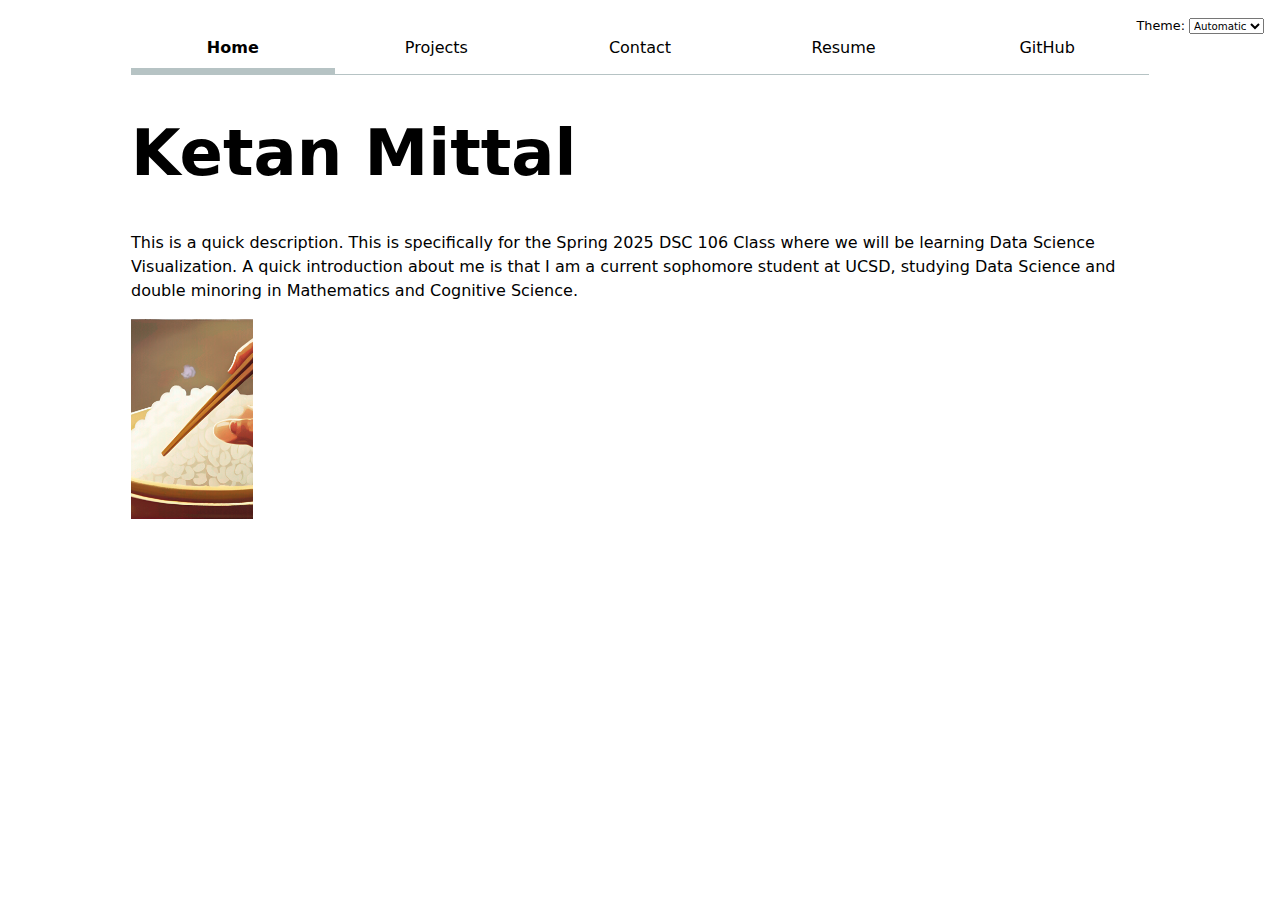
<file: index.html>
<!DOCTYPE html>
<html lang="en">
  <head>
    <meta charset="UTF-8" />
    <meta name="viewport" content="width=device-width, initial-scale=1.0" />
    <title>Ketan Mittal: Personal Site and Portfolio (DSC 106)</title>
    <link rel="stylesheet" href="styles.css" />
  </head>
  <body>
    <script type="module" src="global.js"></script>
    <h1>Ketan Mittal</h1>
    <p>
      This is a quick description. This is specifically for the Spring 2025 DSC
      106 Class where we will be learning Data Science Visualization. A quick
      introduction about me is that I am a current sophomore student at UCSD,
      studying Data Science and double minoring in Mathematics and Cognitive
      Science.
    </p>
    <img src="images/rice.jpg" alt="sticky rice" height="200px" />
  </body>
</html>
</file>
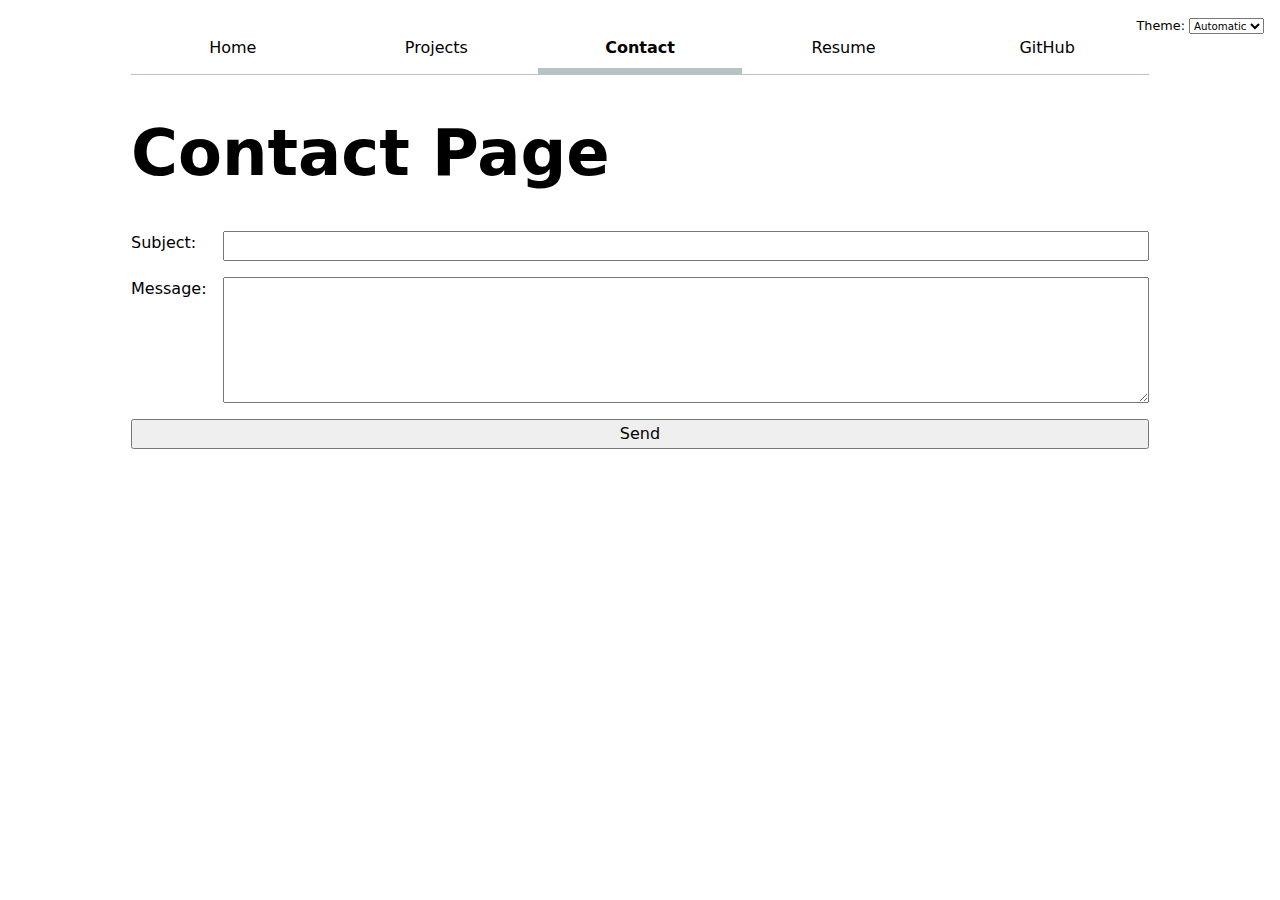
<file: contact/index.html>
<!DOCTYPE html>
<html lang="en">
  <head>
    <meta charset="UTF-8" />
    <meta name="viewport" content="width=device-width, initial-scale=1.0" />
    <title>Contact Page</title>
    <link rel="stylesheet" href="../styles.css" />
  </head>
  <body>
    <script type="module" src="../global.js"></script>
    <h1>Contact Page</h1>
    <form action="mailto:k1mittal@ucsd.edu" method="GET">
      <label>
        Subject:
        <input name="subject" required />
      </label>
      <label>
        Message:
        <textarea name="body" rows="5" cols="30" required></textarea>
      </label>
      <button>Send</button>
    </form>
  </body>
</html>
</file>
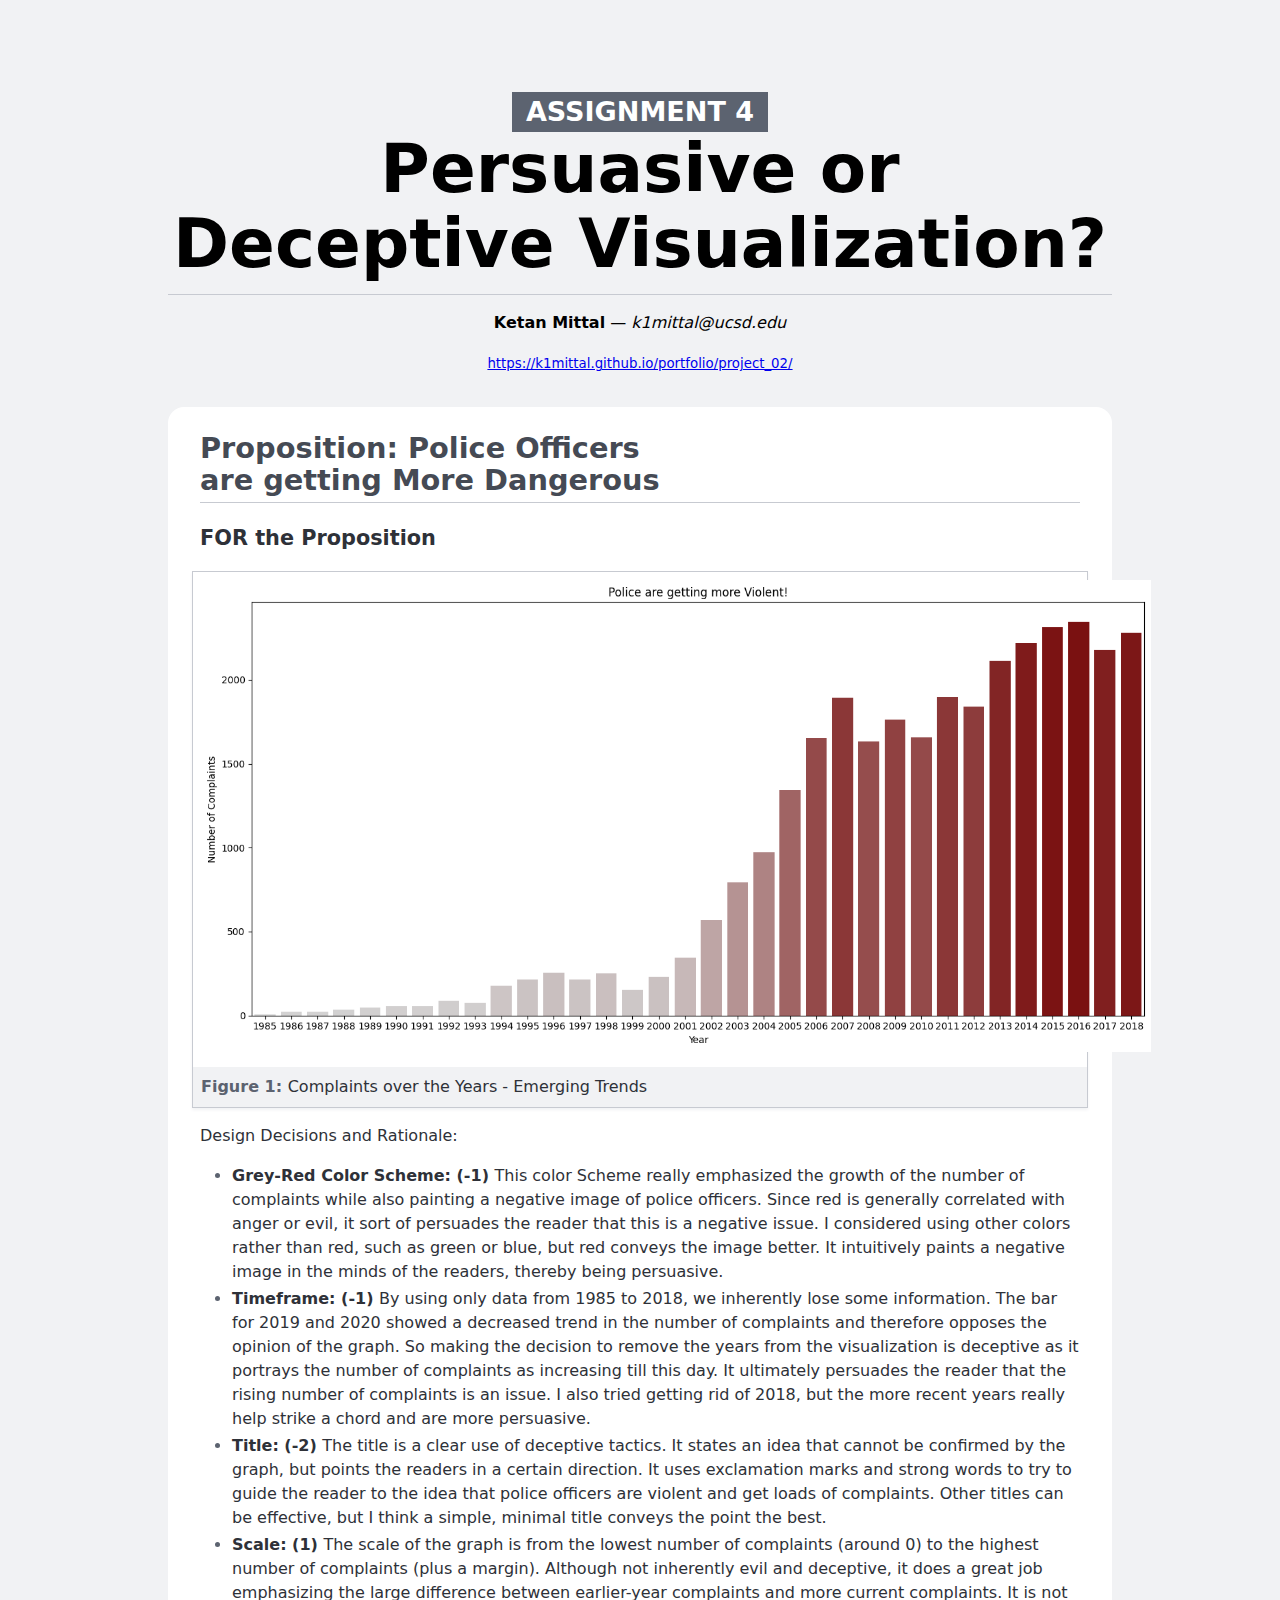
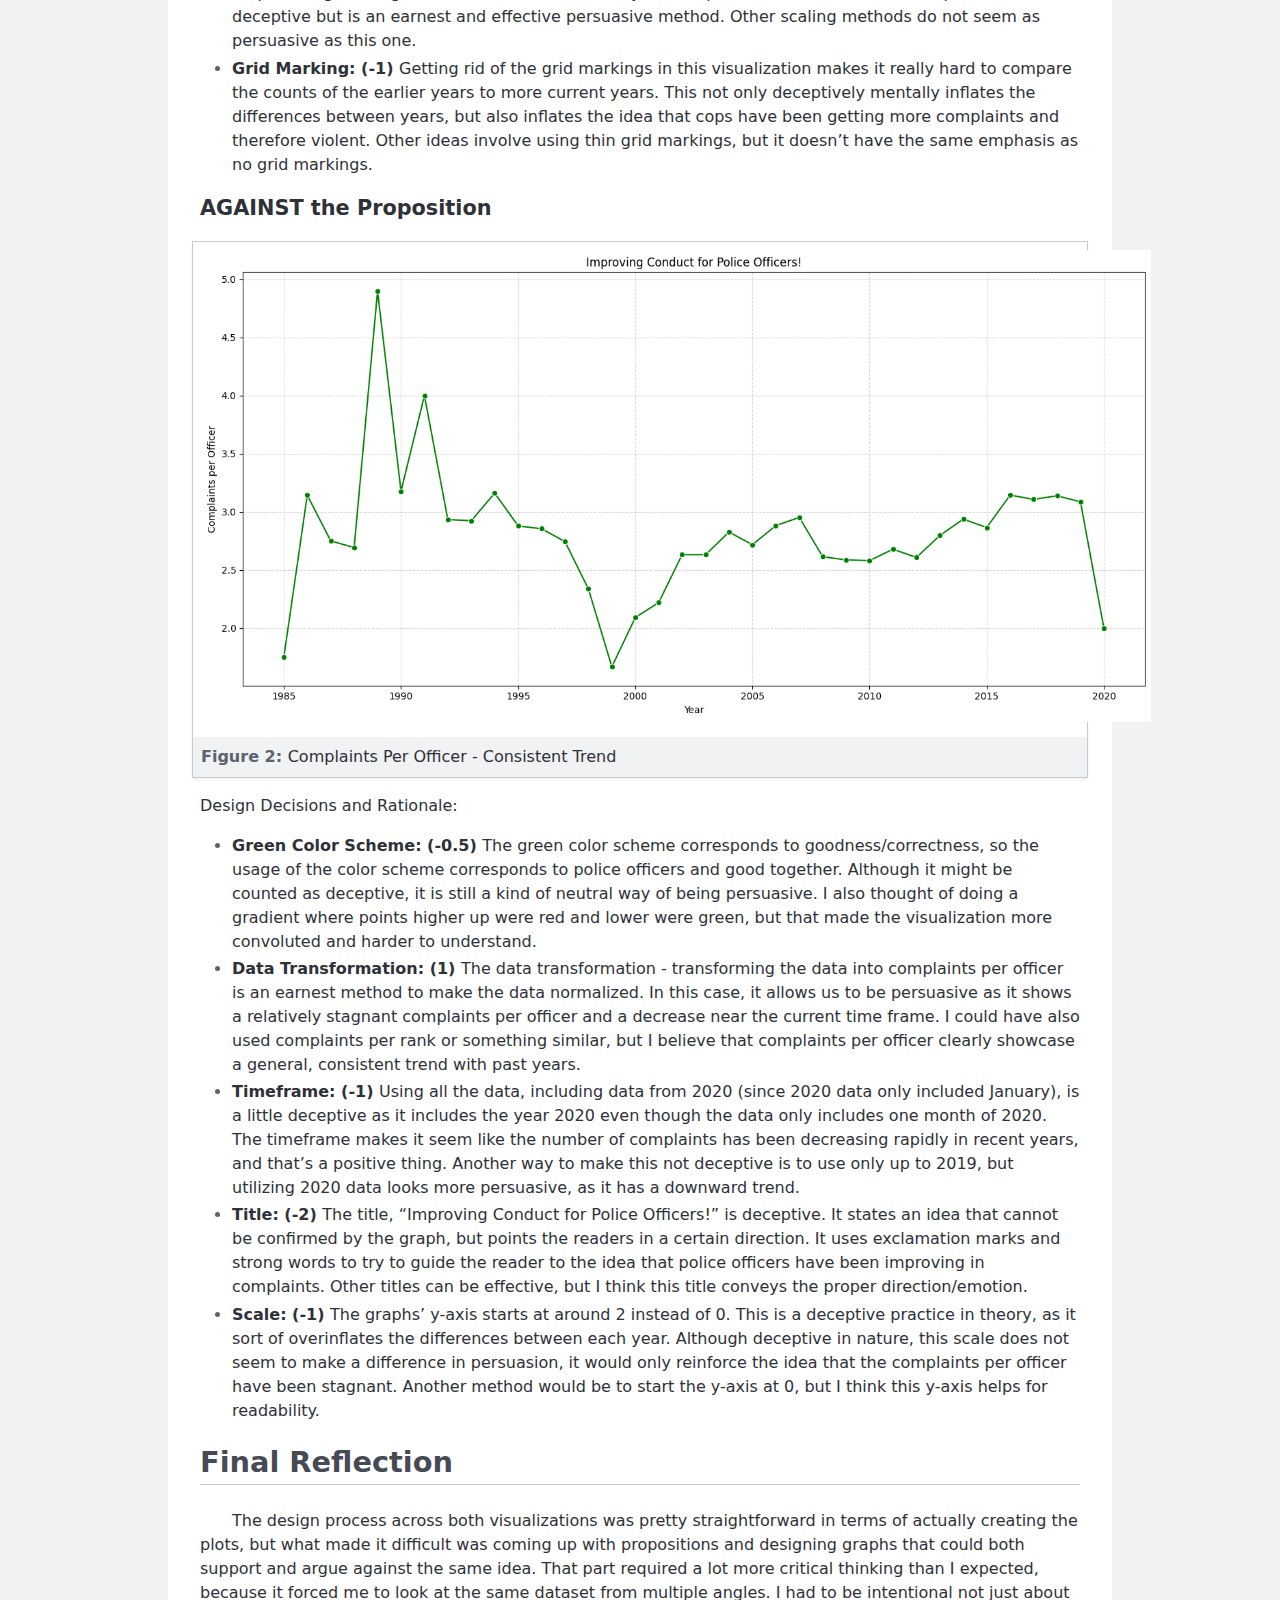
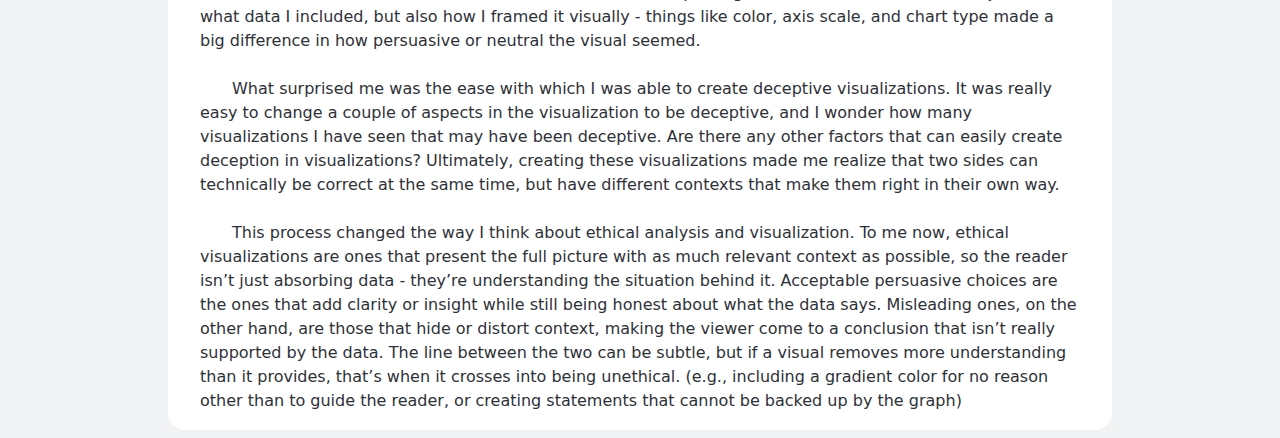
<file: project_02/index.html>
<!DOCTYPE html>
<html lang="en">
  <head>
    <!-- THE WEBPAGE CAN BE FOUND AT https://k1mittal.github.io/portfolio/project_02/-->
    <title>Project 2 Report</title>
    <style>
      :root {
        --color-neutral-95: hsl(220 10% 95%);
        --color-neutral-90: hsl(220 10% 90%);
        --color-neutral-80: hsl(220 10% 80%);
        --color-neutral-70: hsl(220 10% 70%);
        --color-neutral-60: hsl(220 10% 60%);
        --color-neutral-50: hsl(220 10% 50%);
        --color-neutral-40: hsl(220 10% 40%);
        --color-neutral-30: hsl(220 10% 30%);
        --color-neutral-20: hsl(220 10% 20%);
        --color-neutral-10: hsl(220 10% 10%);
      }

      html {
        font: 100%/1.5 system-ui;
        counter-reset: figure;
        background: var(--color-neutral-95);
        max-width: min(75vw, 80em);
        margin: 0 auto;
      }

      /* Headings */

      h1,
      h2,
      h3,
      h4,
      h5,
      h6 {
        line-height: 1.1;
        font-weight: 600;
        text-wrap: balance;
      }

      h1,
      h2 {
        border-bottom: 1px solid var(--color-neutral-80);
        padding-bottom: 0.2em;
      }

      h1 {
        margin-block: 1em 0.5rem;
        font-size: clamp(2.5em, 150% + 2vh + 2vw, 10vmin);
        font-weight: 800;

        small {
          display: block;
          width: fit-content;
          padding: 0.2em 0.5em;
          margin-inline: auto;
          color: white;
          background: var(--color-neutral-40);
          font-size: 40%;
          text-transform: uppercase;
          white-space: nowrap;
        }
      }

      h2 {
        font-size: 180%;
        color: var(--color-neutral-30);
      }

      h3 {
        font-size: 130%;
      }

      /* Lists */

      ul,
      ol {
        padding-inline-start: 2em;
      }

      li {
        &::marker {
          color: var(--color-neutral-40);
        }

        + li {
          margin-top: 0.2em;
        }
      }

      /* Sectioning elements */

      header {
        padding-block: 1em;
        text-align: center;
      }

      main {
        background: white;
        color: var(--color-neutral-20);
        border-radius: 1rem;
        padding: 0.1rem 2rem;
      }

      /* Figures */

      figure {
        margin: 1em 0;
        padding: 0.5rem;
        margin-inline: -0.5em;
        border: 1px solid var(--color-neutral-80);
        box-shadow: 0 0.1em 0.2em var(--color-neutral-95);
        text-align: center;
        background: white;

        > figcaption {
          font: 500 75% var(--font-sans);
          background: var(--color-neutral-95);
          padding: 0.5rem;
          margin: -0.5rem;
          margin-top: 0.5rem;
          counter-increment: figure;
          text-align: left;

          &::before {
            content: 'Figure ' counter(figure) ': ';
            font-weight: bold;
            color: var(--color-neutral-40);
          }

          a:not(:hover, :focus, :active) {
            color: inherit;
            text-decoration: underline;
            text-decoration-color: color-mix(
              in lab,
              currentColor,
              transparent 70%
            );
          }
        }
      }
    </style>
  </head>
  <!-- THE WEBPAGE CAN BE FOUND AT https://k1mittal.github.io/portfolio/project_02/-->
  <body>
    <header>
      <h1>
        <small>Assignment 4</small>
        Persuasive or Deceptive Visualization?
      </h1>

      <p><strong>Ketan Mittal</strong> — <em>k1mittal@ucsd.edu</em></p>
      <p><small><a href = "https://k1mittal.github.io/portfolio/project_02/">https://k1mittal.github.io/portfolio/project_02/</a></small></p>
    </header>

    <main>
      <h2>Proposition: Police Officers are getting More Dangerous</h2>

      <section>
        <h3>FOR the Proposition</h3>

        <figure>
          <img src="../images/For.png" alt="" width="950px"/>
          <figcaption>Complaints over the Years - Emerging Trends </figcaption>
        </figure>

        <p>Design Decisions and Rationale:</p>

        <ul>
          <li><b>Grey-Red Color Scheme: (-1) </b>This color Scheme really emphasized the growth of the number of complaints while also painting a negative image of police officers. Since red is generally correlated with anger or evil, it sort of persuades the reader that this is a negative issue. I considered using other colors rather than red, such as green or blue, but red conveys the image better. It intuitively paints a negative image in the minds of the readers, thereby being persuasive. 
          </li>
          <li><b>Timeframe: (-1) </b>By using only data from 1985 to 2018, we inherently lose some information. The bar for 2019 and 2020 showed a decreased trend in the number of complaints and therefore opposes the opinion of the graph. So making the decision to remove the years from the visualization is deceptive as it portrays the number of complaints as increasing till this day. It ultimately persuades the reader that the rising number of complaints is an issue. I also tried getting rid of 2018, but the more recent years really help strike a chord and are more persuasive. 
          </li>
          <li><b>Title: (-2) </b>The title is a clear use of deceptive tactics. It states an idea that cannot be confirmed by the graph, but points the readers in a certain direction. It uses exclamation marks and strong words to try to guide the reader to the idea that police officers are violent and get loads of complaints. Other titles can be effective, but I think a simple, minimal title conveys the point the best. 
          </li>
          <li><b>Scale: (1) </b>The scale of the graph is from the lowest number of complaints (around 0) to the highest number of complaints (plus a margin). Although not inherently evil and deceptive, it does a great job emphasizing the large difference between earlier-year complaints and more current complaints. It is not deceptive but is an earnest and effective persuasive method. Other scaling methods do not seem as persuasive as this one. 
          </li>
          <li><b>Grid Marking: (-1) </b>Getting rid of the grid markings in this visualization makes it really hard to compare the counts of the earlier years to more current years. This not only deceptively mentally inflates the differences between years, but also inflates the idea that cops have been getting more complaints and therefore violent. Other ideas involve using thin grid markings, but it doesn’t have the same emphasis as no grid markings. 
          </li>
        </ul>
      </section>

      <section>
        <h3>AGAINST the Proposition</h3>

        <figure>
          <img src="../images/Against.png" alt="" width="950px"/>
          <figcaption>Complaints Per Officer - Consistent Trend</figcaption>
        </figure>

        <p>Design Decisions and Rationale:</p>

        <ul>
          <li><b>Green Color Scheme: (-0.5) </b>The green color scheme corresponds to goodness/correctness, so the usage of the color scheme corresponds to police officers and good together. Although it might be counted as deceptive, it is still a kind of neutral way of being persuasive. I also thought of doing a gradient where points higher up were red and lower were green, but that made the visualization more convoluted and harder to understand.  
          </li>
          <li><b>Data Transformation: (1) </b>The data transformation - transforming the data into complaints per officer is an earnest method to make the data normalized. In this case, it allows us to be persuasive as it shows a relatively stagnant complaints per officer and a decrease near the current time frame. I could have also used complaints per rank or something similar, but I believe that complaints per officer clearly showcase a general, consistent trend with past years. </li>
          <li><b>Timeframe: (-1) </b>Using all the data, including data from 2020 (since 2020 data only included January), is a little deceptive as it includes the year 2020 even though the data only includes one month of 2020. The timeframe makes it seem like the number of complaints has been decreasing rapidly in recent years, and that’s a positive thing. Another way to make this not deceptive is to use only up to 2019, but utilizing 2020 data looks more persuasive, as it has a downward trend. </li>
          <li><b>Title: (-2) </b>The title, “Improving Conduct for Police Officers!” is deceptive. It states an idea that cannot be confirmed by the graph, but points the readers in a certain direction. It uses exclamation marks and strong words to try to guide the reader to the idea that police officers have been improving in complaints. Other titles can be effective, but I think this title conveys the proper direction/emotion. 
          </li>
          <li><b>Scale: (-1) </b>The graphs’ y-axis starts at around 2 instead of 0. This is a deceptive practice in theory, as it sort of overinflates the differences between each year. Although deceptive in nature, this scale does not seem to make a difference in persuasion, it would only reinforce the idea that the complaints per officer have been stagnant. Another method would be to start the y-axis at 0, but I think this y-axis helps for readability. 
          </li>
        </ul>
      </section>

      <section>
        <h2>Final Reflection</h2>

        <p>
          &emsp;&emsp;The design process across both visualizations was pretty straightforward in terms of actually creating the plots, but what made it difficult was coming up with propositions and designing graphs that could both support and argue against the same idea. That part required a lot more critical thinking than I expected, because it forced me to look at the same dataset from multiple angles. I had to be intentional not just about what data I included, but also how I framed it visually - things like color, axis scale, and chart type made a big difference in how persuasive or neutral the visual seemed.
          <br>
          <br>
          &emsp;&emsp;What surprised me was the ease with which I was able to create deceptive visualizations. It was really easy to change a couple of aspects in the visualization to be deceptive, and I wonder how many visualizations I have seen that may have been deceptive. Are there any other factors that can easily create deception in visualizations? Ultimately, creating these visualizations made me realize that two sides can technically be correct at the same time, but have different contexts that make them right in their own way. 
          <br>
          <br>
          &emsp;&emsp;This process changed the way I think about ethical analysis and visualization. To me now, ethical visualizations are ones that present the full picture with as much relevant context as possible, so the reader isn’t just absorbing data - they’re understanding the situation behind it. Acceptable persuasive choices are the ones that add clarity or insight while still being honest about what the data says. Misleading ones, on the other hand, are those that hide or distort context, making the viewer come to a conclusion that isn’t really supported by the data. The line between the two can be subtle, but if a visual removes more understanding than it provides, that’s when it crosses into being unethical. (e.g., including a gradient color for no reason other than to guide the reader, or creating statements that cannot be backed up by the graph)
          </p>
      </section>
    </main>
    <!-- THE WEBPAGE CAN BE FOUND AT https://k1mittal.github.io/portfolio/project_02/-->
  </body>
</html>
</file>
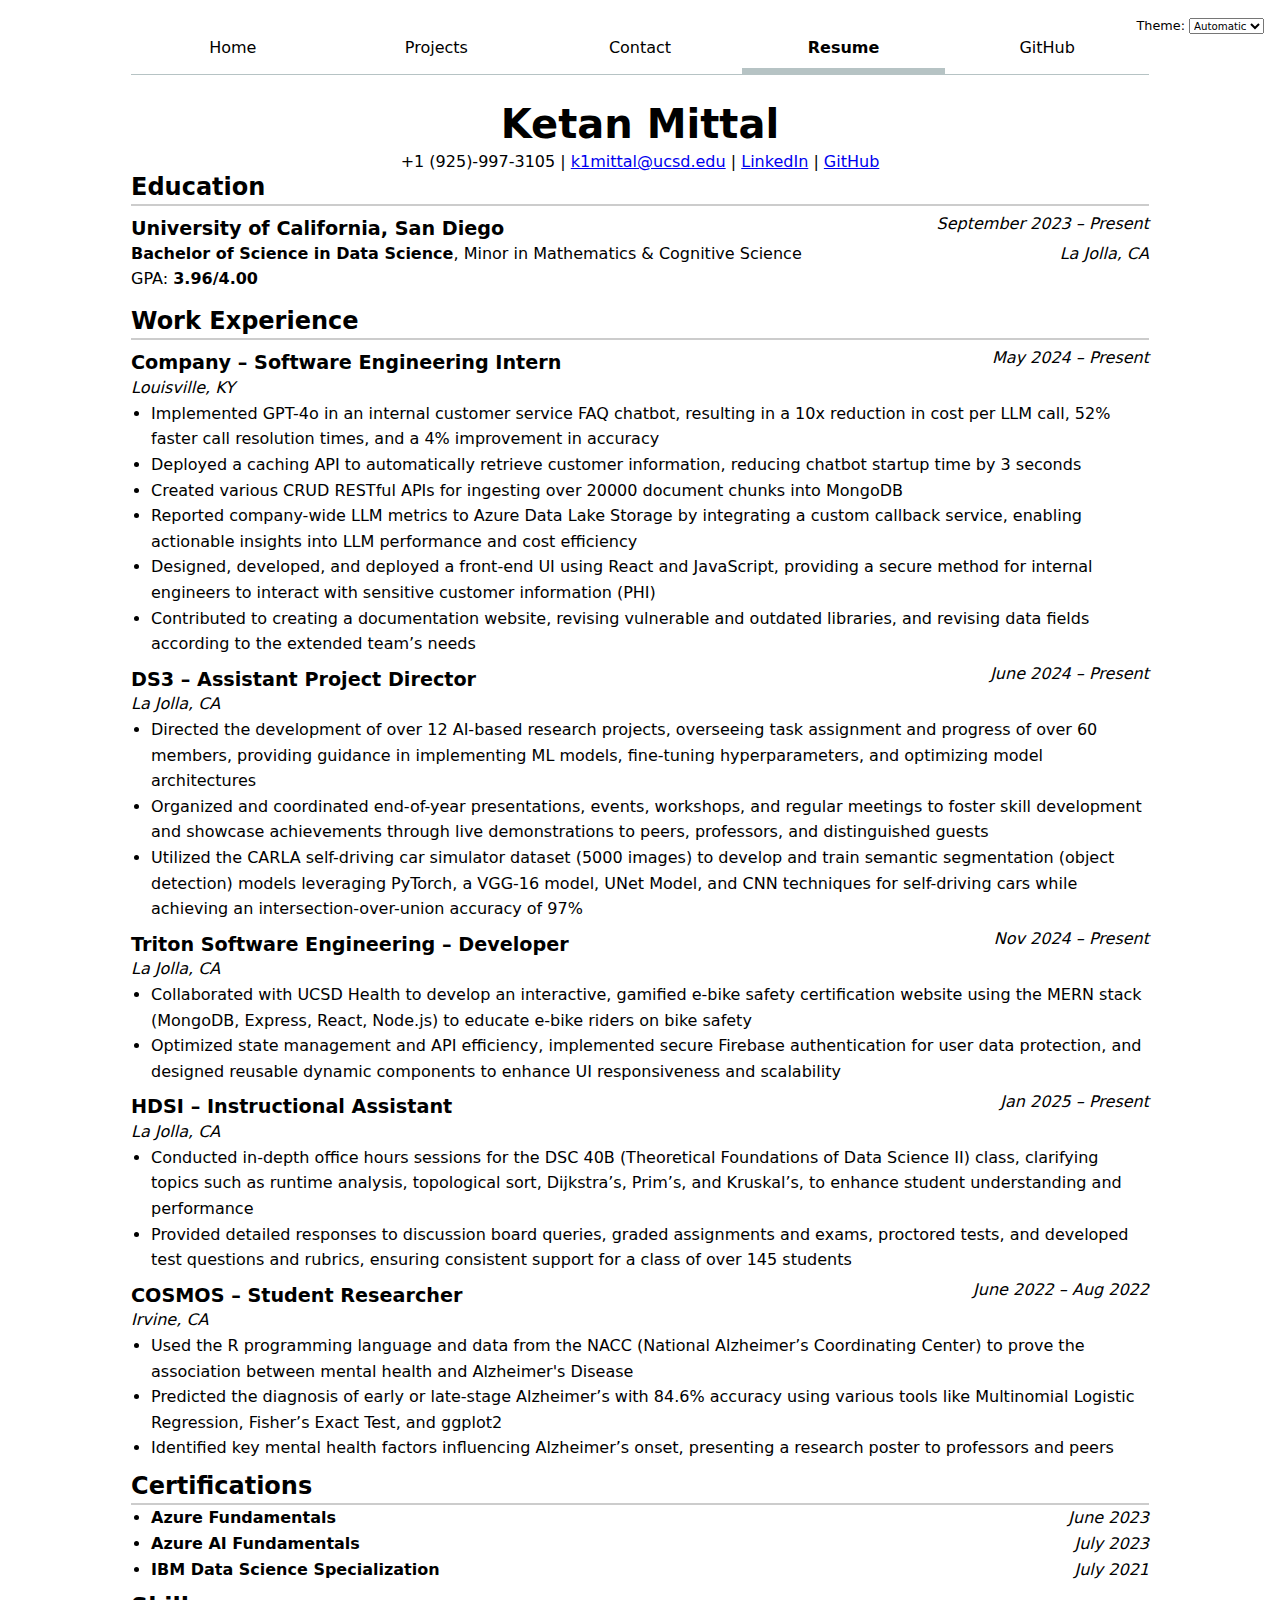
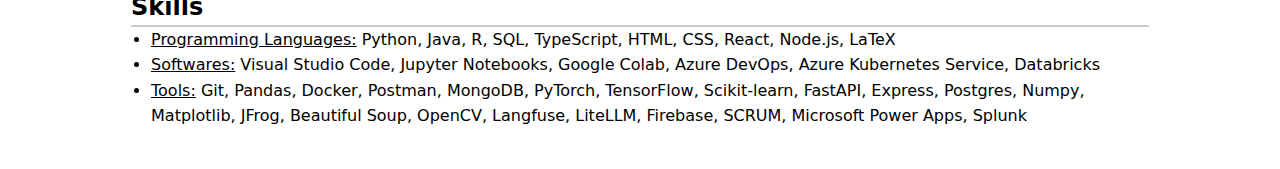
<file: resume/index.html>
<!DOCTYPE html>
<html lang="en">
  <head>
    <meta charset="UTF-8" />
    <meta name="viewport" content="width=device-width, initial-scale=1.0" />
    <title>Resume Page</title>
    <link rel="stylesheet" href="../styles.css" />
  </head>
  <body>
    <script type="module" src="../global.js"></script>
    <div class="resume-container">
      <header class="resume-header">
        <h1 class="resume-name">Ketan Mittal</h1>
        <p class="resume-contact">
          +1 (925)-997-3105 |
          <a href="mailto:k1mittal@ucsd.edu">k1mittal@ucsd.edu</a> |
          <a href="https://www.linkedin.com">LinkedIn</a> |
          <a href="https://github.com/k1mittal">GitHub</a>
        </p>
      </header>

      <main class="resume-main">
        <section class="resume-section">
          <h2 class="resume-section-title">Education</h2>
          <article class="resume-entry">
            <div class="resume-entry-div">
              <h3 class="resume-entry-title">
                University of California, San Diego
              </h3>
              <em>September 2023 – Present</em>
            </div>
            <p class="resume-entry-info">
              <div class="resume-entry-div">
                <div>
                  <strong>Bachelor of Science in Data Science</strong>, Minor in
                  Mathematics & Cognitive Science
                </div>
                <em>La Jolla, CA</em>
              </div>
              <div>GPA: <b>3.96/4.00</b></div>
            </p>
          </article>
        </section>

        <section class="resume-section">
          <h2 class="resume-section-title">Work Experience</h2>

          <article class="resume-entry">
            <div class="resume-entry-div">
              <h3 class="resume-entry-title">Company – Software Engineering Intern</h3>
              <em> May 2024 – Present</em>
            </div>
            <p class="resume-entry-dates">
              <em>Louisville, KY</em>
            </p>
            <ul class="resume-bullets">
              <li>
                Implemented GPT-4o in an internal customer service FAQ chatbot, resulting in a 10x reduction in cost per LLM call, 52% faster call resolution times, and a 4% improvement in accuracy
              </li>
              <li>Deployed a caching API to automatically retrieve customer information, reducing chatbot startup time by 3 seconds
              </li>
              <li>
                Created various CRUD RESTful APIs for ingesting over 20000 document chunks into MongoDB
              </li>
              <li>
                Reported company-wide LLM metrics to Azure Data Lake Storage by integrating a custom callback service, enabling actionable insights into LLM performance and cost efficiency
              </li>
              <li>Designed, developed, and deployed a front-end UI using React and JavaScript, providing a secure method for internal engineers to interact with sensitive customer information (PHI)
              </li>
              <li>
                Contributed to creating a documentation website, revising vulnerable and outdated libraries, and revising data fields according to the extended team’s needs
              </li>
            </ul>
          </article>

          <article class="resume-entry">
            <div class="resume-entry-div">
              <h3 class="resume-entry-title">DS3 – Assistant Project Director</h3>
              <em> June 2024 – Present</em>
            </div>
            <p class="resume-entry-dates">
              <em>La Jolla, CA </em>
            </p>
            <ul class="resume-bullets">
              <li>
                Directed the development of over 12 AI-based research projects, overseeing task assignment and progress of over 60 members, providing guidance in implementing ML models, fine-tuning hyperparameters, and optimizing model architectures
              </li>
              <li>
                Organized and coordinated end-of-year presentations, events, workshops, and regular meetings to foster skill development and showcase achievements through live demonstrations to peers, professors, and distinguished guests 
              </li>
              <li>
                Utilized the CARLA self-driving car simulator dataset (5000 images) to develop and train semantic segmentation (object detection) models leveraging PyTorch, a VGG-16 model, UNet Model, and CNN techniques for self-driving cars while achieving an intersection-over-union accuracy of 97%
              </li>
            </ul>
          </article>

          <article class="resume-entry">
            <div class="resume-entry-div">
              <h3 class="resume-entry-title">Triton Software Engineering – Developer</h3>
              <em> Nov 2024 – Present</em>
            </div>
            <p class="resume-entry-dates">
              <em>La Jolla, CA </em>
            </p>
            <ul class="resume-bullets">
              <li>Collaborated with UCSD Health to develop an interactive, gamified e-bike safety certification website using the MERN stack (MongoDB, Express, React, Node.js) to educate e-bike riders on bike safety
              </li>
              <li>Optimized state management and API efficiency, implemented secure Firebase authentication for user data protection, and designed reusable dynamic components to enhance UI responsiveness and scalability
              </li>
            </ul>
          </article>

          <article class="resume-entry">
            <div class="resume-entry-div">
              <h3 class="resume-entry-title">HDSI – Instructional Assistant</h3>
              <em>Jan 2025 – Present</em>
            </div>
            <p class="resume-entry-dates">
              <em>La Jolla, CA</em>
            </p>
            <ul class="resume-bullets">
              <li>
                Conducted in-depth office hours sessions for the DSC 40B (Theoretical Foundations of Data Science II) class, clarifying topics such as runtime analysis, topological sort, Dijkstra’s, Prim’s, and Kruskal’s, to enhance student understanding and performance
              </li>
              <li>Provided detailed responses to discussion board queries, graded assignments and exams, proctored tests, and developed test questions and rubrics, ensuring consistent support for a class of over 145 students</li>
            </ul>
          </article>

          <article class="resume-entry">
            <div class="resume-entry-div">
              <h3 class="resume-entry-title">COSMOS – Student Researcher</h3>
              <em>June 2022 – Aug 2022</em>
            </div>
            <p class="resume-entry-dates">
              <em>Irvine, CA</em>
            </p>
            <ul class="resume-bullets">
              <li>
                Used the R programming language and data from the NACC (National Alzheimer’s Coordinating Center) to prove the association between mental health and Alzheimer's Disease
              </li>
              <li>
                Predicted the diagnosis of early or late-stage Alzheimer’s with 84.6% accuracy using various tools like Multinomial Logistic Regression, Fisher’s Exact Test, and ggplot2
              </li>
              <li>
                Identified key mental health factors influencing Alzheimer’s onset, presenting a research poster to professors and peers
              </li>
            </ul>
          </article>
        </section>

        <section class="resume-section">
          <h2 class="resume-section-title">Certifications</h2>
          <ul class="resume-bullets">
            <div class="resume-entry-div">
              <li><b>Azure Fundamentals</b></li>
              <em> June 2023</em>
            </div>
            <div class="resume-entry-div">
              <li><b>Azure AI Fundamentals</b></li>
              <em> July 2023</em>
            </div>
            <div class="resume-entry-div">
              <li><b>IBM Data Science Specialization</b></li>
              <em> July 2021</em>
            </div>
          </ul>
        </section>

        <section class="resume-section">
          <h2 class="resume-section-title">Skills</h2>
          <ul class="resume-bullets">
            <li>
              <u>Programming Languages:</u> Python, Java, R, SQL, TypeScript,
              HTML, CSS, React, Node.js, LaTeX
            </li>
            <li>
              <u>Softwares:</u> Visual Studio Code, Jupyter Notebooks, Google Colab, Azure DevOps, Azure Kubernetes Service, Databricks
            </li>
            <li>
              <u>Tools:</u>  Git, Pandas, Docker, Postman, MongoDB, PyTorch, TensorFlow, Scikit-learn, FastAPI, Express, Postgres, Numpy, Matplotlib, JFrog, Beautiful Soup, OpenCV, Langfuse, LiteLLM, Firebase, SCRUM, Microsoft Power Apps, Splunk
            </li>
          </ul>
        </section>
      </main>
    </div>
  </body>
</html>
</file>
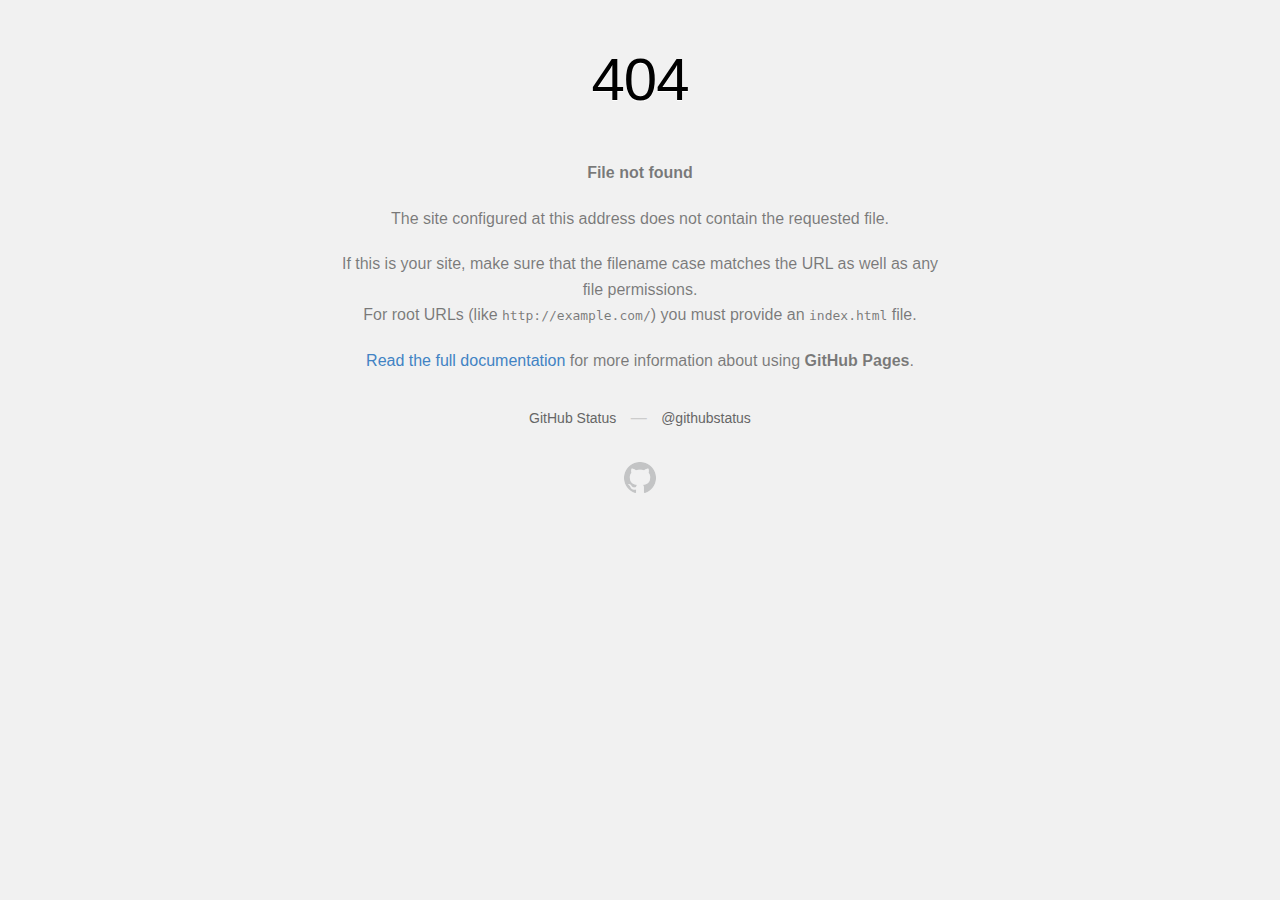
<file: project_02/project2_report.html>
<!DOCTYPE html>
<html>
  <head>
    <meta http-equiv="Content-type" content="text/html; charset=utf-8">
    <meta http-equiv="Content-Security-Policy" content="default-src 'none'; style-src 'unsafe-inline'; img-src data:; connect-src 'self'">
    <title>Page not found &middot; GitHub Pages</title>
    <style type="text/css" media="screen">
      body {
        background-color: #f1f1f1;
        margin: 0;
        font-family: "Helvetica Neue", Helvetica, Arial, sans-serif;
      }

      .container { margin: 50px auto 40px auto; width: 600px; text-align: center; }

      a { color: #4183c4; text-decoration: none; }
      a:hover { text-decoration: underline; }

      h1 { width: 800px; position:relative; left: -100px; letter-spacing: -1px; line-height: 60px; font-size: 60px; font-weight: 100; margin: 0px 0 50px 0; text-shadow: 0 1px 0 #fff; }
      p { color: rgba(0, 0, 0, 0.5); margin: 20px 0; line-height: 1.6; }

      ul { list-style: none; margin: 25px 0; padding: 0; }
      li { display: table-cell; font-weight: bold; width: 1%; }

      .logo { display: inline-block; margin-top: 35px; }
      .logo-img-2x { display: none; }
      @media
      only screen and (-webkit-min-device-pixel-ratio: 2),
      only screen and (   min--moz-device-pixel-ratio: 2),
      only screen and (     -o-min-device-pixel-ratio: 2/1),
      only screen and (        min-device-pixel-ratio: 2),
      only screen and (                min-resolution: 192dpi),
      only screen and (                min-resolution: 2dppx) {
        .logo-img-1x { display: none; }
        .logo-img-2x { display: inline-block; }
      }

      #suggestions {
        margin-top: 35px;
        color: #ccc;
      }
      #suggestions a {
        color: #666666;
        font-weight: 200;
        font-size: 14px;
        margin: 0 10px;
      }

    </style>
  </head>
  <body>

    <div class="container">

      <h1>404</h1>
      <p><strong>File not found</strong></p>

      <p>
        The site configured at this address does not
        contain the requested file.
      </p>

      <p>
        If this is your site, make sure that the filename case matches the URL
        as well as any file permissions.<br>
        For root URLs (like <code>http://example.com/</code>) you must provide an
        <code>index.html</code> file.
      </p>

      <p>
        <a href="https://help.github.com/pages/">Read the full documentation</a>
        for more information about using <strong>GitHub Pages</strong>.
      </p>

      <div id="suggestions">
        <a href="https://githubstatus.com">GitHub Status</a> &mdash;
        <a href="https://twitter.com/githubstatus">@githubstatus</a>
      </div>

      <a href="/" class="logo logo-img-1x">
        <img width="32" height="32" title="" alt="" src="[data-uri]">
      </a>

      <a href="/" class="logo logo-img-2x">
        <img width="32" height="32" title="" alt="" src="[data-uri]">
      </a>
    </div>
  </body>
</html>
</file>
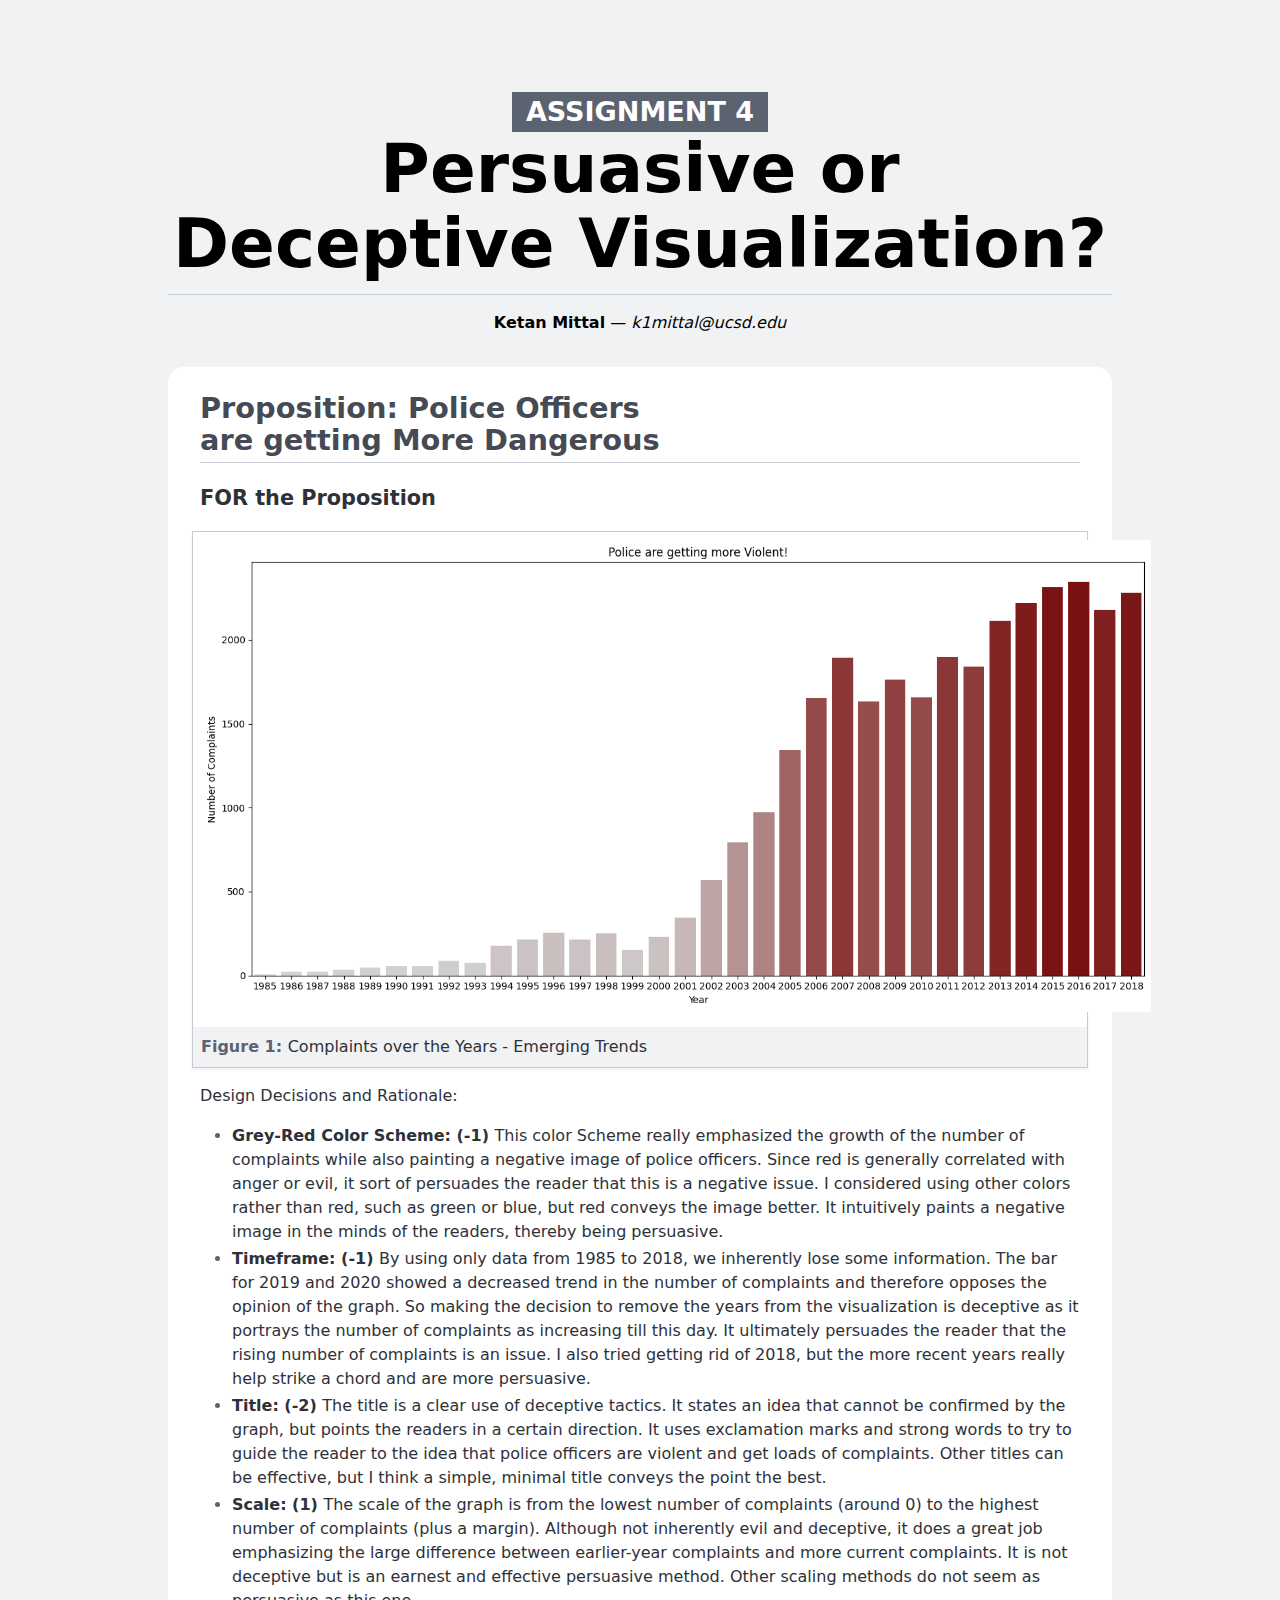
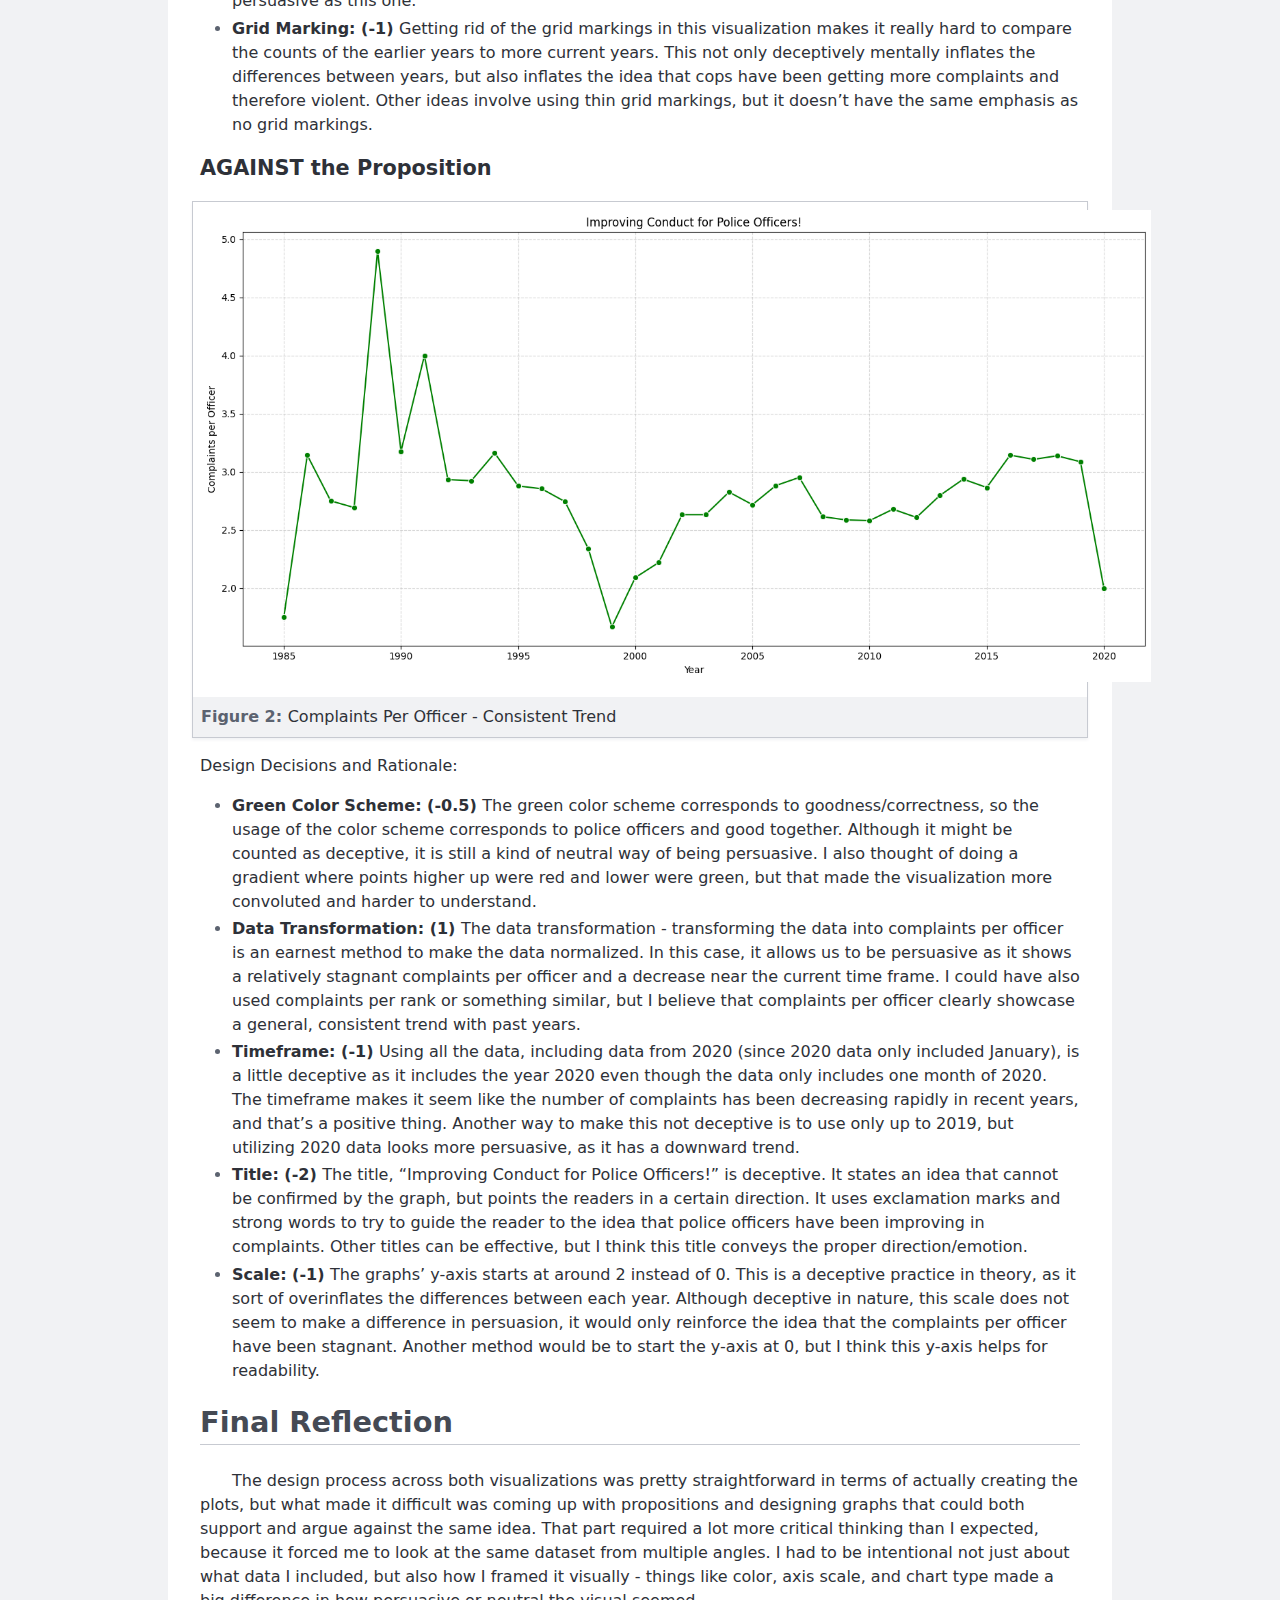
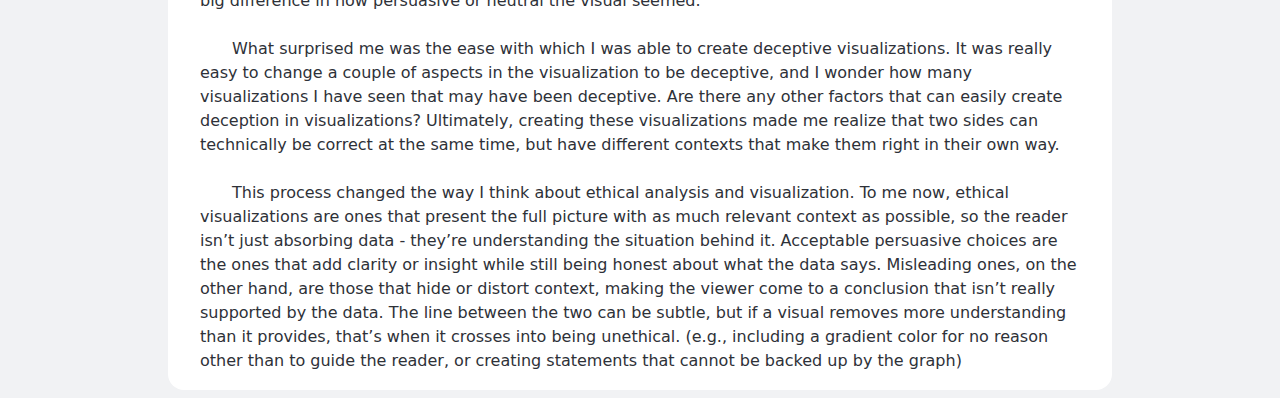
<file: project_02/project_02_report.html>
<!DOCTYPE html>
<html lang="en">
  <head>
    <!-- THE WEBPAGE CAN BE FOUND AT  -->
    <title>Project 2 Report</title>
    <style>
      :root {
        --color-neutral-95: hsl(220 10% 95%);
        --color-neutral-90: hsl(220 10% 90%);
        --color-neutral-80: hsl(220 10% 80%);
        --color-neutral-70: hsl(220 10% 70%);
        --color-neutral-60: hsl(220 10% 60%);
        --color-neutral-50: hsl(220 10% 50%);
        --color-neutral-40: hsl(220 10% 40%);
        --color-neutral-30: hsl(220 10% 30%);
        --color-neutral-20: hsl(220 10% 20%);
        --color-neutral-10: hsl(220 10% 10%);
      }

      html {
        font: 100%/1.5 system-ui;
        counter-reset: figure;
        background: var(--color-neutral-95);
        max-width: min(75vw, 80em);
        margin: 0 auto;
      }

      /* Headings */

      h1,
      h2,
      h3,
      h4,
      h5,
      h6 {
        line-height: 1.1;
        font-weight: 600;
        text-wrap: balance;
      }

      h1,
      h2 {
        border-bottom: 1px solid var(--color-neutral-80);
        padding-bottom: 0.2em;
      }

      h1 {
        margin-block: 1em 0.5rem;
        font-size: clamp(2.5em, 150% + 2vh + 2vw, 10vmin);
        font-weight: 800;

        small {
          display: block;
          width: fit-content;
          padding: 0.2em 0.5em;
          margin-inline: auto;
          color: white;
          background: var(--color-neutral-40);
          font-size: 40%;
          text-transform: uppercase;
          white-space: nowrap;
        }
      }

      h2 {
        font-size: 180%;
        color: var(--color-neutral-30);
      }

      h3 {
        font-size: 130%;
      }

      /* Lists */

      ul,
      ol {
        padding-inline-start: 2em;
      }

      li {
        &::marker {
          color: var(--color-neutral-40);
        }

        + li {
          margin-top: 0.2em;
        }
      }

      /* Sectioning elements */

      header {
        padding-block: 1em;
        text-align: center;
      }

      main {
        background: white;
        color: var(--color-neutral-20);
        border-radius: 1rem;
        padding: 0.1rem 2rem;
      }

      /* Figures */

      figure {
        margin: 1em 0;
        padding: 0.5rem;
        margin-inline: -0.5em;
        border: 1px solid var(--color-neutral-80);
        box-shadow: 0 0.1em 0.2em var(--color-neutral-95);
        text-align: center;
        background: white;

        > figcaption {
          font: 500 75% var(--font-sans);
          background: var(--color-neutral-95);
          padding: 0.5rem;
          margin: -0.5rem;
          margin-top: 0.5rem;
          counter-increment: figure;
          text-align: left;

          &::before {
            content: 'Figure ' counter(figure) ': ';
            font-weight: bold;
            color: var(--color-neutral-40);
          }

          a:not(:hover, :focus, :active) {
            color: inherit;
            text-decoration: underline;
            text-decoration-color: color-mix(
              in lab,
              currentColor,
              transparent 70%
            );
          }
        }
      }
    </style>
  </head>

  <body>
    <header>
      <h1>
        <small>Assignment 4</small>
        Persuasive or Deceptive Visualization?
      </h1>

      <p><strong>Ketan Mittal</strong> — <em>k1mittal@ucsd.edu</em></p>
    </header>

    <main>
      <h2>Proposition: Police Officers are getting More Dangerous</h2>

      <section>
        <h3>FOR the Proposition</h3>

        <figure>
          <img src="../images/For.png" alt="" width="950px"/>
          <figcaption>Complaints over the Years - Emerging Trends </figcaption>
        </figure>

        <p>Design Decisions and Rationale:</p>

        <ul>
          <li><b>Grey-Red Color Scheme: (-1) </b>This color Scheme really emphasized the growth of the number of complaints while also painting a negative image of police officers. Since red is generally correlated with anger or evil, it sort of persuades the reader that this is a negative issue. I considered using other colors rather than red, such as green or blue, but red conveys the image better. It intuitively paints a negative image in the minds of the readers, thereby being persuasive. 
          </li>
          <li><b>Timeframe: (-1) </b>By using only data from 1985 to 2018, we inherently lose some information. The bar for 2019 and 2020 showed a decreased trend in the number of complaints and therefore opposes the opinion of the graph. So making the decision to remove the years from the visualization is deceptive as it portrays the number of complaints as increasing till this day. It ultimately persuades the reader that the rising number of complaints is an issue. I also tried getting rid of 2018, but the more recent years really help strike a chord and are more persuasive. 
          </li>
          <li><b>Title: (-2) </b>The title is a clear use of deceptive tactics. It states an idea that cannot be confirmed by the graph, but points the readers in a certain direction. It uses exclamation marks and strong words to try to guide the reader to the idea that police officers are violent and get loads of complaints. Other titles can be effective, but I think a simple, minimal title conveys the point the best. 
          </li>
          <li><b>Scale: (1) </b>The scale of the graph is from the lowest number of complaints (around 0) to the highest number of complaints (plus a margin). Although not inherently evil and deceptive, it does a great job emphasizing the large difference between earlier-year complaints and more current complaints. It is not deceptive but is an earnest and effective persuasive method. Other scaling methods do not seem as persuasive as this one. 
          </li>
          <li><b>Grid Marking: (-1) </b>Getting rid of the grid markings in this visualization makes it really hard to compare the counts of the earlier years to more current years. This not only deceptively mentally inflates the differences between years, but also inflates the idea that cops have been getting more complaints and therefore violent. Other ideas involve using thin grid markings, but it doesn’t have the same emphasis as no grid markings. 
          </li>
        </ul>
      </section>

      <section>
        <h3>AGAINST the Proposition</h3>

        <figure>
          <img src="../images/Against.png" alt="" width="950px"/>
          <figcaption>Complaints Per Officer - Consistent Trend</figcaption>
        </figure>

        <p>Design Decisions and Rationale:</p>

        <ul>
          <li><b>Green Color Scheme: (-0.5) </b>The green color scheme corresponds to goodness/correctness, so the usage of the color scheme corresponds to police officers and good together. Although it might be counted as deceptive, it is still a kind of neutral way of being persuasive. I also thought of doing a gradient where points higher up were red and lower were green, but that made the visualization more convoluted and harder to understand.  
          </li>
          <li><b>Data Transformation: (1) </b>The data transformation - transforming the data into complaints per officer is an earnest method to make the data normalized. In this case, it allows us to be persuasive as it shows a relatively stagnant complaints per officer and a decrease near the current time frame. I could have also used complaints per rank or something similar, but I believe that complaints per officer clearly showcase a general, consistent trend with past years. </li>
          <li><b>Timeframe: (-1) </b>Using all the data, including data from 2020 (since 2020 data only included January), is a little deceptive as it includes the year 2020 even though the data only includes one month of 2020. The timeframe makes it seem like the number of complaints has been decreasing rapidly in recent years, and that’s a positive thing. Another way to make this not deceptive is to use only up to 2019, but utilizing 2020 data looks more persuasive, as it has a downward trend. </li>
          <li><b>Title: (-2) </b>The title, “Improving Conduct for Police Officers!” is deceptive. It states an idea that cannot be confirmed by the graph, but points the readers in a certain direction. It uses exclamation marks and strong words to try to guide the reader to the idea that police officers have been improving in complaints. Other titles can be effective, but I think this title conveys the proper direction/emotion. 
          </li>
          <li><b>Scale: (-1) </b>The graphs’ y-axis starts at around 2 instead of 0. This is a deceptive practice in theory, as it sort of overinflates the differences between each year. Although deceptive in nature, this scale does not seem to make a difference in persuasion, it would only reinforce the idea that the complaints per officer have been stagnant. Another method would be to start the y-axis at 0, but I think this y-axis helps for readability. 
          </li>
        </ul>
      </section>

      <section>
        <h2>Final Reflection</h2>

        <p>
          &emsp;&emsp;The design process across both visualizations was pretty straightforward in terms of actually creating the plots, but what made it difficult was coming up with propositions and designing graphs that could both support and argue against the same idea. That part required a lot more critical thinking than I expected, because it forced me to look at the same dataset from multiple angles. I had to be intentional not just about what data I included, but also how I framed it visually - things like color, axis scale, and chart type made a big difference in how persuasive or neutral the visual seemed.
          <br>
          <br>
          &emsp;&emsp;What surprised me was the ease with which I was able to create deceptive visualizations. It was really easy to change a couple of aspects in the visualization to be deceptive, and I wonder how many visualizations I have seen that may have been deceptive. Are there any other factors that can easily create deception in visualizations? Ultimately, creating these visualizations made me realize that two sides can technically be correct at the same time, but have different contexts that make them right in their own way. 
          <br>
          <br>
          &emsp;&emsp;This process changed the way I think about ethical analysis and visualization. To me now, ethical visualizations are ones that present the full picture with as much relevant context as possible, so the reader isn’t just absorbing data - they’re understanding the situation behind it. Acceptable persuasive choices are the ones that add clarity or insight while still being honest about what the data says. Misleading ones, on the other hand, are those that hide or distort context, making the viewer come to a conclusion that isn’t really supported by the data. The line between the two can be subtle, but if a visual removes more understanding than it provides, that’s when it crosses into being unethical. (e.g., including a gradient color for no reason other than to guide the reader, or creating statements that cannot be backed up by the graph)
          </p>
      </section>
    </main>
  </body>
</html>
</file>
<file: styles.css>
html {
  --color-accent: oklch(70% 0.19 190);
  accent-color: var(--color-accent);
  color-scheme: light dark;
}

body {
  /* Set line height to 1.5 times the font size
         and use the OS’s UI font as the website font
       */
  font: 100%/1.5 system-ui;
  max-width: 100ch;
  margin-inline: auto;
  padding: 20px;
}

nav {
  --border-color: oklch(50% 10% 200 / 40%);
  display: flex;
  margin-bottom: 20px;
  border-bottom-width: 1px;
  border-bottom-style: solid;
  border-bottom-color: var(--border-color);
}

nav a {
  flex: 1;
  text-decoration: none;
  color: inherit;
  text-align: center;
  padding: 0.5em;
}

nav a:hover {
  border-bottom-width: 0.4em;
  border-bottom-style: solid;
  border-bottom-color: var(--color-accent);
  background-color: color-mix(in oklch, var(--color-accent), canvas 85%);
}

input {
  font: inherit;
}

textarea {
  font: inherit;
}

label {
  display: grid;
  grid-template-columns: subgrid;
  grid-column: 1 / -1;
}

button {
  font: inherit;
  display: grid;
  grid-column: 1 / -1;
}

form {
  display: grid;
  grid-template-columns: auto 1fr;
  gap: 1em;
}

article {
  grid-template-rows: subgrid;
}

h1,
h2,
h3,
h4,
h5,
h6 {
  line-height: 1.1;
  text-wrap: balance;
}

h1 {
  font-size: 400%;
}

h2 {
  margin: 0;
}

.current {
  border-bottom-width: 0.4em;
  border-bottom-style: solid;
  border-bottom-color: var(--border-color);
  font-weight: bold;
}

.projects {
  display: grid;
  grid-template-columns: repeat(auto-fill, minmax(15em, 1fr));
  grid-row: span 3;
  gap: 1em;
}

.resume-header {
  text-align: center;
}

.resume-name {
  font-size: 2.5rem;
  margin-bottom: 0.25rem;
}

.resume-main {
  line-height: 1.6;
}

.resume-contact {
  margin-top: 0rem;
  margin-bottom: 0rem;
}

.resume-section {
  margin-bottom: 0.75rem;
}

.resume-section-title {
  font-size: 1.5rem;
  border-bottom: 2px solid #ccc;
  padding-bottom: 0.25rem;
  margin-bottom: 0rem;
}

.resume-entry {
  margin-bottom: 0rem;
}

.resume-entry-div {
  display: flex;
  justify-content: space-between;
  align-items: center;
}

.resume-entry-title {
  font-size: 1.2rem;
  font-weight: bold;
  margin-top: 0.75rem;
  margin-bottom: 0.1rem;
}

.resume-entry-info,
.resume-entry-dates {
  font-style: italic;
  margin-top: 0rem;
  margin-bottom: 0rem;
}

.resume-bullets {
  padding-left: 1.25rem;
  margin: 0px;
}

.color-scheme {
  position: absolute;
  top: 1rem;
  right: 1rem;
  display: inline-flex;
  align-items: center;
  gap: 0.25rem;
  font-size: 80%;
  font-family: inherit;
}

.color-scheme select {
  font-size: 80%;
  font-family: inherit;
}
</file>
